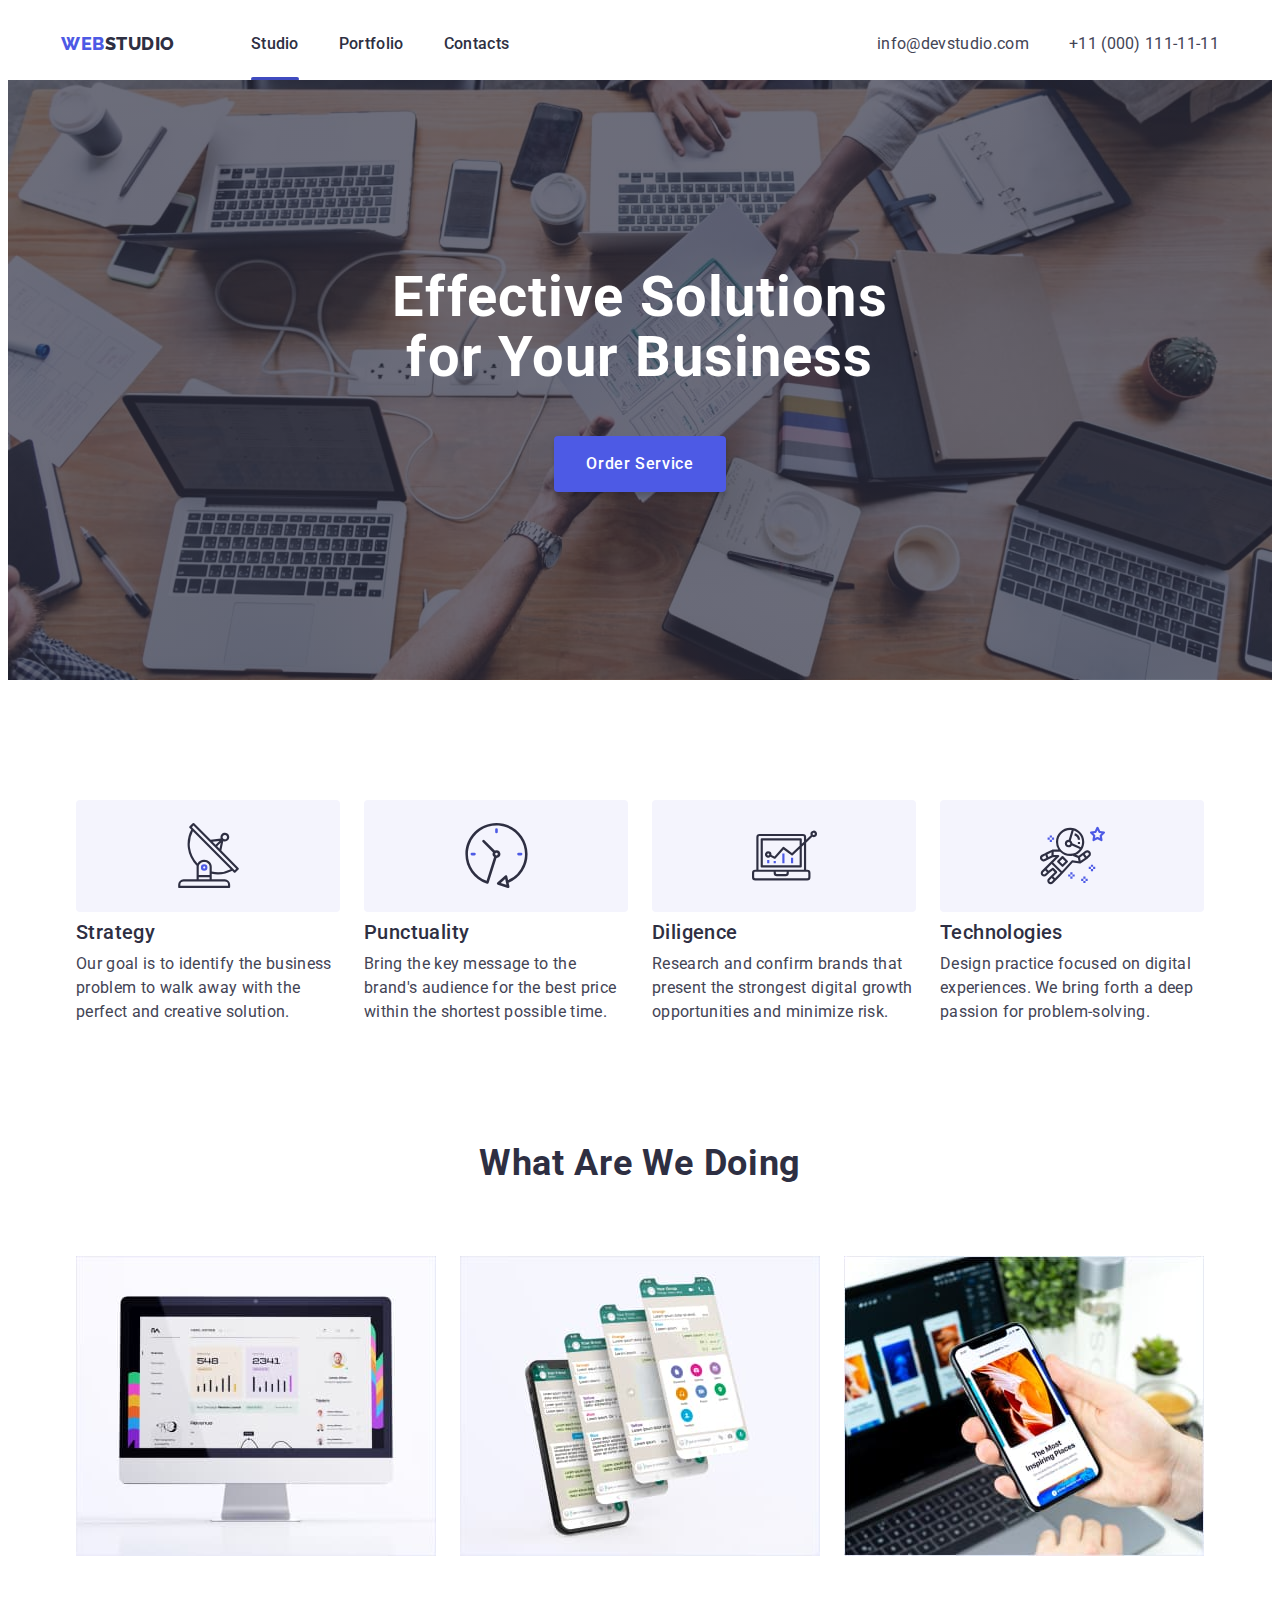
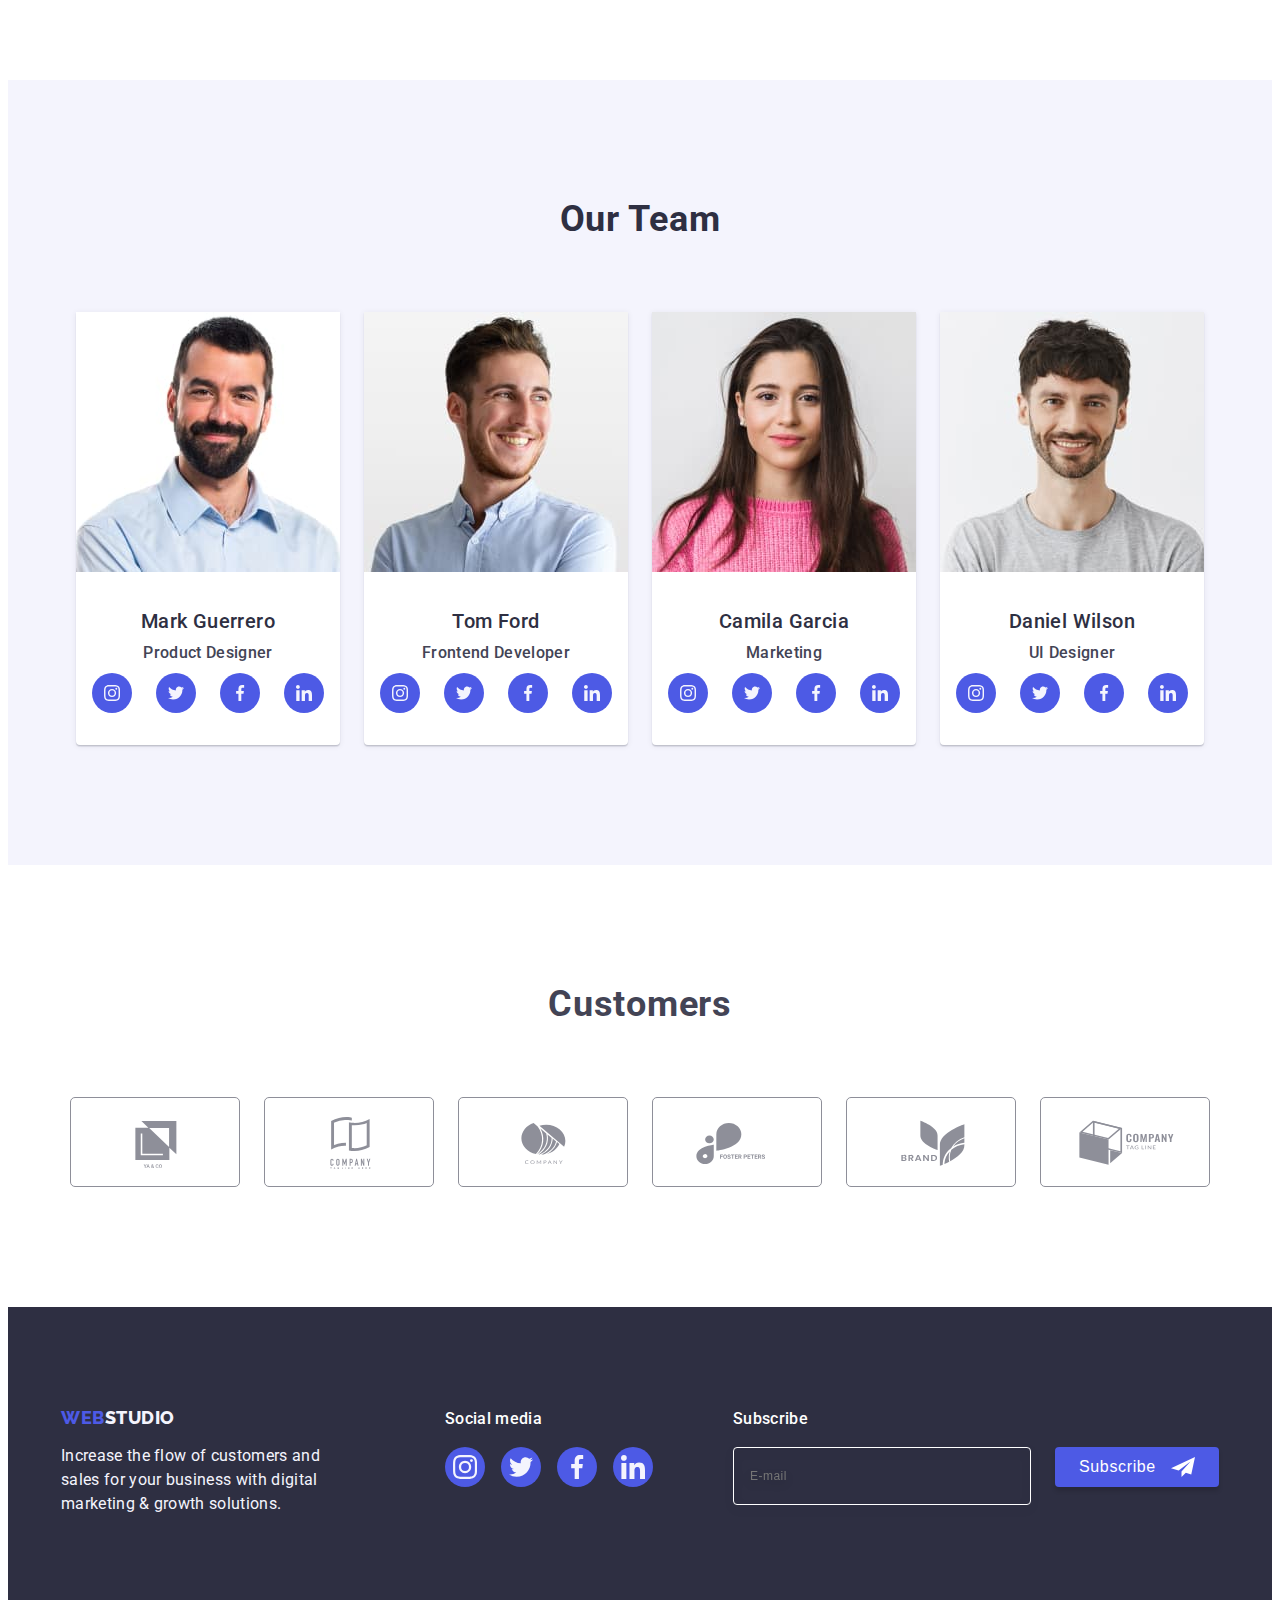
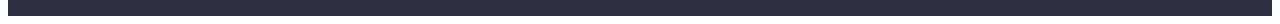
<file: index.html>
<!DOCTYPE html>
<html lang="en">
<head>
    <meta charset="UTF-8">
    <meta http-equiv="X-UA-Compatible" content="IE=edge">
    <meta name="viewport" content="width=device-width, initial-scale=1.0">
    <title>Studio</title>
    <link rel="preconnect" href="https://fonts.googleapis.com">
    <link rel="preconnect" href="https://fonts.gstatic.com" crossorigin>
    <link href="https://fonts.googleapis.com/css2?family=Raleway:wght@800&family=Roboto:wght@400;500;700;900&display=swap" rel="stylesheet">
    <link rel="stylesheet" href="https://cdnjs.cloudflare.com/ajax/libs/modern-normalize/1.1.0/modern-normalize.min.css" integrity="sha512-wpPYUAdjBVSE4KJnH1VR1HeZfpl1ub8YT/NKx4PuQ5NmX2tKuGu6U/JRp5y+Y8XG2tV+wKQpNHVUX03MfMFn9Q==" crossorigin="anonymous" referrerpolicy="no-referrer">
    <link rel="stylesheet" href="./css/styles.css">
</head>
<body>
    <header>
        <div class="container header-container">
            <nav class="header-nav">
                <a href="./index.html" class="logo link list">Web<span class="studio-top">Studio</span></a>
                <ul class="header-list list">
                    <li><a href="./index.html" class="header-link corrent link">Studio</a></li>
                    <li><a href="./portfolio.html" class="header-link link">Portfolio</a></li>
                    <li><a href="" class="header-link link">Contacts</a></li>
                </ul>
            </nav>
            <address class="header-address">
                <ul class="address-list list">
                    <li><a href="mailto:info@devstudio.com" class="address link list">info@devstudio.com</a></li>
                    <li><a href="tel:+110001111111" class="address link list">+11 (000) 111-11-11</a></li>
                </ul>
            </address>
        </div>
    </header>
    <main class="main">
            <section class="hero">
                <div class="container">
                    <h1 class="hero-title">Effective Solutions for Your Business</h1>
                    <button type="button" class="hero-btn" data-modal-open>Order Service</button>
                </div>
            </section>
            <section class="about list">
                <div class="container">
                    <h2 class="visually-hidden">title</h2>
                    <ul class="about-items list">
                        <li class="about-list">
                            <div class="about-list-icon">
                                <svg width="65" height="65">
                                    <use href="./images/icons.svg.svg#icon-antenna"></use>
                                </svg>
                            </div>
                            
                            <h3 class="about-list-title">Strategy</h3>
                            <p class="about-list-text">Our goal is to identify the business
                                    problem to walk away with the perfect and creative solution. </p>
                        </li>
                        <li class="about-list">
                            <div class="about-list-icon">
                                <svg width="65" height="65">
                                    <use href="./images/icons.svg.svg#icon-clock"></use>
                                </svg>
                            </div>
                            
                            <h3 class="about-list-title">Punctuality</h3>
                            <p class="about-list-text">Bring the key message to the brand's audience for the best price within the shortest possible time.</p>
                        </li>
                        <li class="about-list">
                            <div class="about-list-icon">
                                <svg width="65" height="65">
                                    <use href="./images/icons.svg.svg#icon-diagram"></use>
                                </svg>
                            </div>
                            <h3 class="about-list-title">Diligence</h3>
                            <p class="about-list-text">Research and confirm brands that present the strongest digital growth opportunities and minimize risk.</p>
                        </li>
                        <li class="about-list">
                            <div class="about-list-icon">
                                <svg width="65" height="65">
                                    <use href="./images/icons.svg.svg#icon-astronaut"></use>
                                </svg>
                            </div>
                            <h3 class="about-list-title">Technologies</h3>
                            <p class="about-list-text">Design practice focused on digital experiences. We bring forth a deep passion for problem-solving.</p>
                        </li>
                    </ul>
                </div>
            </section>
            <section>
                <h2 class="doing-title">What are we doing</h2>
                <ul class="doing-list list">
                    <li><img src="./images/term/img1.jpg" width="360" height="300" alt="Computer monitor with an open account"></li>
                    <li><img src="./images/term/img2.jpg" width="360" height="300" alt="Smartphone with chat images"></li>
                    <li><img src="./images/term/img3.jpg" width="360" height="300" alt="Smartphone with the inscription the most inspiring places"></li>
                </ul>
            </section>
            <section class="team">
                <h2 class="teams-title">Our Team</h2>
                <ul class="item-team list">
                    <li class="team-list">
                        <img src="./images/term/mark_guerrero.jpg" width="264" height="260" alt="employee webstudio Mark Guerrero">
                        <div class="team-wrap">
                            <h3 class="team-title">Mark Guerrero</h3>
                            <p class="team-text">Product Designer</p>
                            <ul class="team-soc-list list">
                                <li class="team-soc-item">
                                    <a href="" class="team-soc-link link">
                                        <svg class="team-soc-icon">
                                            <use href="./images/icons.svg.svg#icon-instagram" width="16" height="16"></use>
                                        </svg>
                                    </a>
                                </li>
                                <li class="team-soc-item">
                                    <a href="" class="team-soc-link link">
                                        <svg class="team-soc-icon">
                                            <use href="./images/icons.svg.svg#icon-twitter" width="16" height="16"></use>
                                        </svg>
                                    </a>   
                                </li>
                                <li class="team-soc-item">
                                    <a href="" class="team-soc-link link">
                                        <svg class="team-soc-icon">
                                            <use href="./images/icons.svg.svg#icon-facebook" width="16" height="16"></use>
                                        </svg>
                                    </a>
                                </li>
                                <li class="team-soc-item">
                                    <a href="" class="team-soc-link link">
                                        <svg class="team-soc-icon">
                                            <use href="./images/icons.svg.svg#icon-linkedin" width="16" height="16"></use>
                                        </svg>
                                    </a>
                                </li>
                            </ul>
                        </div>  
                    </li>
                    <li class="team-list">
                        <img src="./images/term/tom_ford.jpg" width="264" height="260" alt="employee webstudio Tom Ford">
                        <div class="team-wrap">
                            <h3 class="team-title">Tom Ford</h3>
                            <p class="team-text">Frontend Developer</p>
                            <ul class="team-soc-list list">
                                <li class="team-soc-item">
                                    <a href="" class="team-soc-link link">
                                        <svg class="team-soc-icon">
                                            <use href="./images/icons.svg.svg#icon-instagram" width="16" height="16"></use>
                                        </svg>
                                    </a>
                                </li>
                                <li class="team-soc-item">
                                    <a href="" class="team-soc-link link">
                                        <svg class="team-soc-icon">
                                            <use href="./images/icons.svg.svg#icon-twitter" width="16" height="16"></use>
                                        </svg>
                                    </a>   
                                </li>
                                <li class="team-soc-item">
                                    <a href="" class="team-soc-link link">
                                        <svg class="team-soc-icon">
                                            <use href="./images/icons.svg.svg#icon-facebook" width="16" height="16"></use>
                                        </svg>
                                    </a>
                                </li>
                                <li class="team-soc-item">
                                    <a href="" class="team-soc-link link">
                                        <svg class="team-soc-icon">
                                            <use href="./images/icons.svg.svg#icon-linkedin" width="16" height="16"></use>
                                        </svg>
                                    </a>
                                </li>
                            </ul>
                        </div>
                        
                    </li>
                    <li class="team-list">
                        <img src="./images/term/camila_garcia.jpg" width="264" height="260" alt="employee webstudio Camila Garcia">
                        <div class="team-wrap">
                            <h3 class="team-title">Camila Garcia</h3>
                            <p class="team-text">Marketing</p>
                            <ul class="team-soc-list list">
                                <li class="team-soc-item">
                                    <a href="" class="team-soc-link link">
                                        <svg class="team-soc-icon">
                                            <use href="./images/icons.svg.svg#icon-instagram" width="16" height="16"></use>
                                        </svg>
                                    </a>
                                </li>
                                <li class="team-soc-item">
                                    <a href="" class="team-soc-link link">
                                        <svg class="team-soc-icon">
                                            <use href="./images/icons.svg.svg#icon-twitter" width="16" height="16"></use>
                                        </svg>
                                    </a>   
                                </li>
                                <li class="team-soc-item">
                                    <a href="" class="team-soc-link link">
                                        <svg class="team-soc-icon">
                                            <use href="./images/icons.svg.svg#icon-facebook" width="16" height="16"></use>
                                        </svg>
                                    </a>
                                </li>
                                <li class="team-soc-item">
                                    <a href="" class="team-soc-link link">
                                        <svg class="team-soc-icon">
                                            <use href="./images/icons.svg.svg#icon-linkedin" width="16" height="16"></use>
                                        </svg>
                                    </a>
                                </li>
                            </ul>
                        </div>
                    </li>
                    <li class="team-list">
                        <img src="./images/term/daniel_wilson.jpg" width="264" height="260" alt="employee webstudio Daniel Wilson">
                        <div class="team-wrap">
                            <h3 class="team-title">Daniel Wilson</h3>
                            <p class="team-text">UI Designer</p>
                            <ul class="team-soc-list list">
                                <li class="team-soc-item">
                                    <a href="" class="team-soc-link link">
                                        <svg class="team-soc-icon">
                                            <use href="./images/icons.svg.svg#icon-instagram" width="16" height="16"></use>
                                        </svg>
                                    </a>
                                </li>
                                <li class="team-soc-item">
                                    <a href="" class="team-soc-link link">
                                        <svg class="team-soc-icon">
                                            <use href="./images/icons.svg.svg#icon-twitter" width="16" height="16"></use>
                                        </svg>
                                    </a>   
                                </li>
                                <li class="team-soc-item">
                                    <a href="" class="team-soc-link link">
                                        <svg class="team-soc-icon">
                                            <use href="./images/icons.svg.svg#icon-facebook" width="16" height="16"></use>
                                        </svg>
                                    </a>
                                </li>
                                <li class="team-soc-item">
                                    <a href="" class="team-soc-link link">
                                        <svg class="team-soc-icon">
                                            <use href="./images/icons.svg.svg#icon-linkedin" width="16" height="16"></use>
                                        </svg>
                                    </a>
                                </li>
                            </ul>
                        </div>
                    </li>
                </ul>
            </section>
            <section class="customers">
                <h2 class="customers-title">Customers</h2>
                <ul class="customers-list list container">
                    <li>
                        <a href="" class="customers-link link">
                            <svg class="customer-icon">
                                <use href="./images/icons.svg.svg#icon-Logo" ></use>
                            </svg>
                        </a>
                    </li>
                    <li class="customers-item">
                        <a href="" class="customers-link link">
                            <svg class="customer-icon">
                                <use href="./images/icons.svg.svg#icon-Logo-1"></use>
                            </svg>
                        </a>
                    </li>
                    <li class="customers-item">
                        <a href="" class="customers-link link">
                            <svg class="customer-icon">
                                <use href="./images/icons.svg.svg#icon-Logo-2"></use>
                            </svg>
                        </a>
                    </li>
                    <li class="customers-item">
                        <a href="" class="customers-link link">
                            <svg class="customer-icon">
                                <use href="./images/icons.svg.svg#icon-Logo-3"></use>
                            </svg>
                        </a>
                    </li>
                    <li class="customers-item">
                        <a href="" class="customers-link link">
                            <svg class="customer-icon">
                                <use href="./images/icons.svg.svg#icon-Logo-4"></use>
                            </svg>
                        </a>
                    </li>
                    <li class="customers-item">
                        <a href="" class="customers-link link">
                            <svg class="customer-icon">
                                <use href="./images/icons.svg.svg#icon-Logo-5"></use>
                            </svg>
                        </a>
                    </li>
                </ul>
            </section>
    </main>
    <footer class="footer">
        <div class="footer-wrap container">
            <div class="footer-desc">
                <a href="./index.html" class="footer-link link">Web<span class="studio-footer">Studio</span></a>
                <p class="footer-text">Increase the flow of customers and sales for your business with digital marketing & growth solutions.</p>
            </div>
            <div>
                <p class="footer-soc-title">Social media</p>
                <ul class="footer-soc-list list">
                    <li class="footer-soc-item">
                        <a href="" class="footer-soc-link link">
                            <svg class="footer-soc-icon">
                                <use href="./images/icons.svg.svg#icon-instagram"></use>
                            </svg>
                        </a>
                    </li>
                    <li class="footer-soc-item">
                        <a href="" class="footer-soc-link link">
                            <svg class="footer-soc-icon">
                                <use href="./images/icons.svg.svg#icon-twitter"></use>
                            </svg>
                        </a>
                    </li>
                    <li class="footer-soc-item">
                        <a href="" class="footer-soc-link link">
                            <svg class="footer-soc-icon">
                                <use href="./images/icons.svg.svg#icon-facebook"></use>
                            </svg>
                        </a>
                    </li>
                    <li class="footer-soc-item">
                        <a href="" class="footer-soc-link link">
                            <svg class="footer-soc-icon">
                                <use href="./images/icons.svg.svg#icon-linkedin"></use>
                            </svg>
                        </a>
                    </li>
                </ul>
            </div>
            <div>
                <form class="footer-form">
                    <p class="footer-soc-title">Subscribe</p>
                    <div class="footer-form-wrap">
                        <input type="text" class="footer-form-input" id="email" placeholder="E-mail">
                        <button type="submit" class="footer-form-btn">Subscribe
                            <svg class="footer-subscrib-icon">
                                <use href="./images/icons.svg.svg#icon-telegram"></use>
                            </svg>
                        </button>
                            
                    </div>
                </form>
                
            </div>
        </div>
    </footer>
    <div class="backdrop is-hidden" data-modal>
        <div class="modal">
            <button type="button" class="modal-icon-btn" data-modal-close>
                <svg class="modal-icon-close">
                    <use href="./images/icons.svg.svg#icon-close"></use>
                </svg>
            </button>
            <p class="modal-title">Leave your contacts and we will call you back</p>
            <form class="modal-form">
                <div class="modal-field">
                    <label for="user-name" class="modal-label">Name</label>
                    <div class="input-wrap">
                        <input type="text" name="user-name" id="user-name" class="modal-input">
                        <svg class="modal-icon">
                            <use href="./images/icons.svg.svg#icon-person"></use>
                        </svg>
                    </div>
                </div>
                <div class="modal-field">
                    <label for="user-tel" class="modal-label">Phone</label>
                    <div class="input-wrap">
                        <input type="tel" name="user-tel" id="user-tel" class="modal-input">
                        <svg class="modal-icon">
                            <use href="./images/icons.svg.svg#icon-phone"></use>
                        </svg>
                    </div>
                </div>
                <div class="modal-field">
                    <label for="user-email" class="modal-label">Email</label>
                    <div class="input-wrap">
                        <input type="email" name="user-email" id="user-email" class="modal-input">
                        <svg class="modal-icon">
                            <use href="./images/icons.svg.svg#icon-email"></use>
                         </svg>
                    </div>
                </div>
                <label for="user-text" class="modal-label">Comment
                    <textarea name="user-text" id="user-text" class="modal-text" placeholder="Text input"></textarea></label> 
                <div class="checkbox-wrap">
                    <input type="checkbox" name="policy" id="policy" value="true" class="modal-click visually-hidden">
                    
                    <label for="policy" class="modal-checkbox">
                       <svg class="icon-check">
                            <use href="./images/icons.svg.svg#icon-check"></use>
                        </svg>I accept the terms and conditions of the<a href="" class="modal-link">Privacy Policy</a>
                    </label>
                </div>
                <button type="submit" class="modal-btn">Send</button>
            </form>
        </div>
    </div>
    <script src="./js/modal.js"></script>
</body>
</html>
</file>
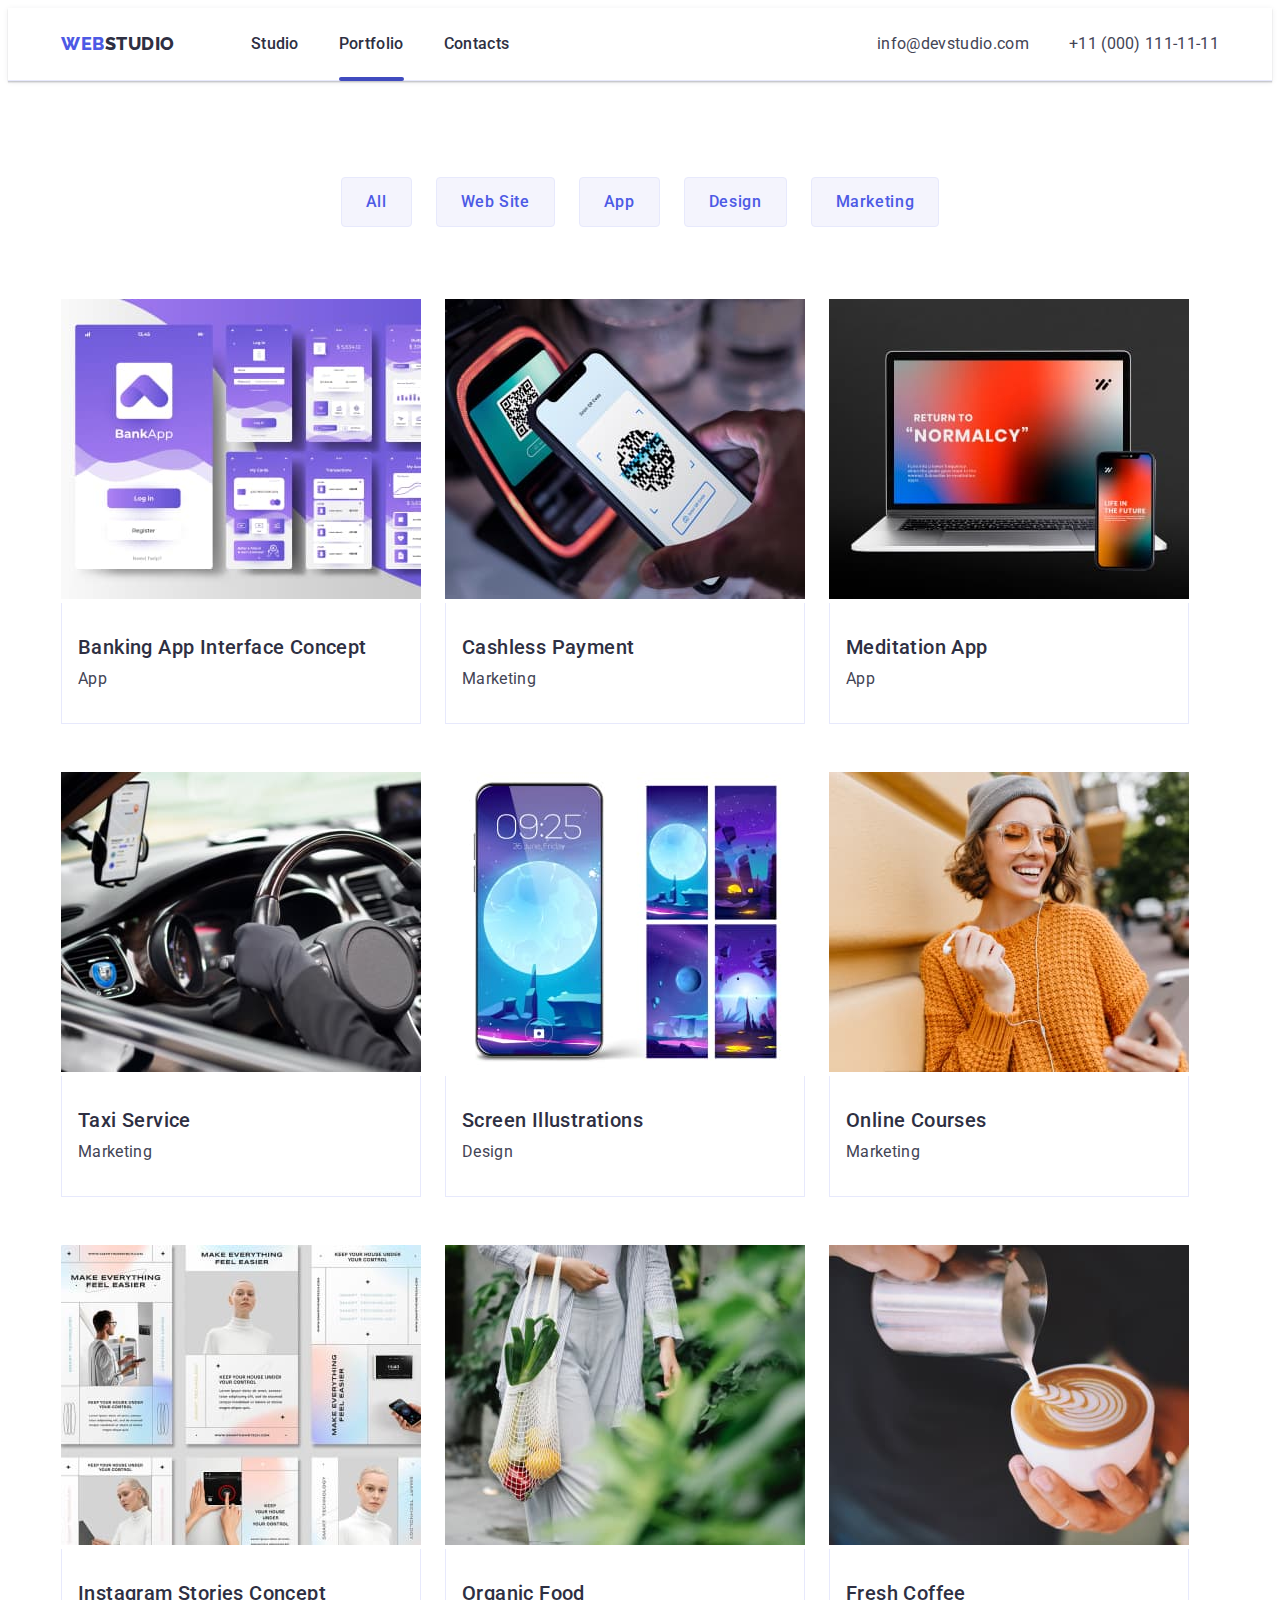
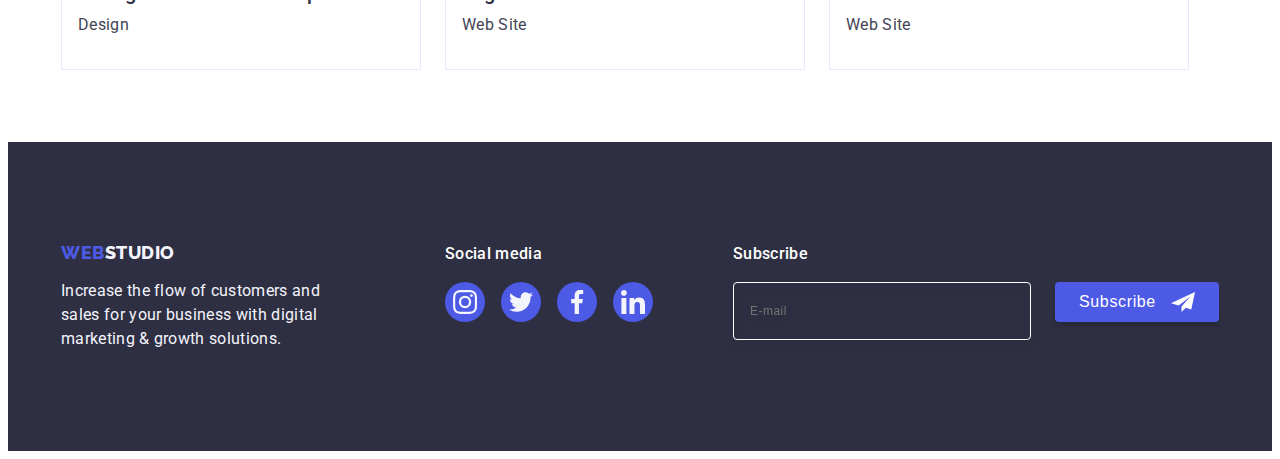
<file: portfolio.html>
<!DOCTYPE html>
<html lang="en">
<head>
    <meta charset="UTF-8">
    <meta http-equiv="X-UA-Compatible" content="IE=edge">
    <meta name="viewport" content="width=device-width, initial-scale=1.0">
    <title>Portfolio</title>
    <link rel="preconnect" href="https://fonts.googleapis.com">
    <link rel="preconnect" href="https://fonts.gstatic.com" crossorigin>
    <link href="https://fonts.googleapis.com/css2?family=Raleway:wght@800&family=Roboto:wght@400;500;700;900&display=swap" rel="stylesheet">
    <link rel="stylesheet" href="https://cdnjs.cloudflare.com/ajax/libs/modern-normalize/1.1.0/modern-normalize.min.css" integrity="sha512-wpPYUAdjBVSE4KJnH1VR1HeZfpl1ub8YT/NKx4PuQ5NmX2tKuGu6U/JRp5y+Y8XG2tV+wKQpNHVUX03MfMFn9Q==" crossorigin="anonymous" referrerpolicy="no-referrer">
    <link rel="stylesheet" href="./css/styles.css">
</head>
<body>
    <header class="border-header">
        <div class="container header-container">
            <nav class="header-nav">
                <a href="./index.html" class="logo link list">Web<span class="studio-top">Studio</span></a>
                <ul class="header-list list">
                    <li><a href="./index.html" class="header-link link">Studio</a></li>
                    <li><a href="./portfolio.html" class="header-link corrent link">Portfolio</a></li>
                    <li><a href="" class="header-link link">Contacts</a></li>
                </ul>
            </nav>
            <address class="header-address">
                <ul class="address-list list">
                    <li><a href="mailto:info@devstudio.com" class="address link list">info@devstudio.com</a></li>
                    <li><a href="tel:+110001111111" class="address link list">+11 (000) 111-11-11</a></li>
                </ul>
            </address>
        </div>
    </header>
    <main>
        <section class="main list">
            <div class="container">
                <h1 class="main-title list">title</h1>
                <ul class="btn list">
                    <li><button type="button" class="main-button">All</button></li>
                    <li><button type="button" class="main-button">Web Site</button></li>
                    <li><button type="button" class="main-button">App</button></li>
                    <li><button type="button" class="main-button">Design</button></li>
                    <li><button type="button" class="main-button">Marketing</button></li>
                </ul>
                <ul class="portfolio-list list">
                    <li>
                        <a class="portfolio-shadow link" href="">
                            <div class="portfolio-overlay">
                                <img src="./images/doing/banking.jpg" alt="Banking App Interface Concept">
                                <p class="portfolio-overlay-text">14 Stylish and User-Friendly App Design Concepts · Task Manager App · Calorie Tracker App · Exotic Fruit Ecommerce App · Cloud Storage App</p>
                            </div>
                            
                            <div class="border-portfolio">
                                <h2 class="list-item-title">Banking App Interface Concept</h2>
                                <p class="list-item-text">App</p>
                            </div>
                        </a>
                    </li>
                    <li>
                        <a class="portfolio-shadow link" href="">
                            <div class="portfolio-overlay">
                                <img src="./images/doing/payment.jpg" alt="Cashless Payment">
                                <p class="portfolio-overlay-text">14 Stylish and User-Friendly App Design Concepts · Task Manager App · Calorie Tracker App · Exotic Fruit Ecommerce App · Cloud Storage App</p>
                            </div>
                            
                            <div class="border-portfolio">
                                <h2 class="list-item-title">Cashless Payment</h2>
                                <p class="list-item-text">Marketing</p>
                            </div>
                        </a>
                    </li>
                    <li>
                        <a class="portfolio-shadow link" href="">
                            <div class="portfolio-overlay">
                                <img src="./images/doing/meditation.jpg" alt="Meditation App">
                                <p class="portfolio-overlay-text">14 Stylish and User-Friendly App Design Concepts · Task Manager App · Calorie Tracker App · Exotic Fruit Ecommerce App · Cloud Storage App</p>
                            </div>
                            
                            <div class="border-portfolio">
                                <h2 class="list-item-title">Meditation App</h2>
                                <p class="list-item-text">App</p>
                            </div>
                        </a>
                    </li>
                    <li>
                        <a class="portfolio-shadow link" href="">
                            <div class="portfolio-overlay">
                                <img src="./images/doing/taxi.jpg" alt="Taxi Service">
                                <p class="portfolio-overlay-text">14 Stylish and User-Friendly App Design Concepts · Task Manager App · Calorie Tracker App · Exotic Fruit Ecommerce App · Cloud Storage App</p>
                            </div>
                            
                            <div class="border-portfolio">
                                <h2 class="list-item-title">Taxi Service</h2>
                                <p class="list-item-text">Marketing</p>
                            </div>
                        </a>
                    </li>
                    <li>
                        <a class="portfolio-shadow link" href="">
                            <div class="portfolio-overlay">
                                <img src="./images/doing/screen.jpg" alt="Screen Illustrations">
                                <p class="portfolio-overlay-text">14 Stylish and User-Friendly App Design Concepts · Task Manager App · Calorie Tracker App · Exotic Fruit Ecommerce App · Cloud Storage App</p>
                            </div>
                           
                            <div class="border-portfolio">
                                <h2 class="list-item-title">Screen Illustrations</h2>
                                <p class="list-item-text">Design</p>
                            </div>
                        </a>
                    </li>
                    <li>
                        <a class="portfolio-shadow link" href="">
                            <div class="portfolio-overlay">
                                <img src="./images/doing/courses.jpg" alt="Online Courses">
                                <p class="portfolio-overlay-text">14 Stylish and User-Friendly App Design Concepts · Task Manager App · Calorie Tracker App · Exotic Fruit Ecommerce App · Cloud Storage App</p>
                            </div>
                            
                            <div class="border-portfolio">
                                <h2 class="list-item-title">Online Courses</h2>
                                <p class="list-item-text">Marketing</p>
                            </div>
                        </a>
                    </li>
                    <li>
                        <a class="portfolio-shadow link" href="">
                            <div class="portfolio-overlay">
                                <img src="./images/doing/stories.jpg" alt="Instagram Stories Concept">
                                <p class="portfolio-overlay-text">14 Stylish and User-Friendly App Design Concepts · Task Manager App · Calorie Tracker App · Exotic Fruit Ecommerce App · Cloud Storage App</p>
                            </div>
                            
                            <div class="border-portfolio">
                                <h2 class="list-item-title">Instagram Stories Concept</h2>
                                <p class="list-item-text">Design</p>
                            </div>
                        </a>
                    </li>
                    <li>
                        <a class="portfolio-shadow link" href="">
                            <div class="portfolio-overlay">
                                <img src="./images/doing/organic.jpg" alt="Organic Food">
                                <p class="portfolio-overlay-text">14 Stylish and User-Friendly App Design Concepts · Task Manager App · Calorie Tracker App · Exotic Fruit Ecommerce App · Cloud Storage App</p>
                            </div>
                            
                            <div class="border-portfolio">
                                <h2 class="list-item-title">Organic Food</h2>
                                <p class="list-item-text">Web Site</p>
                            </div>
                        </a>
                    </li>
                    <li>
                        <a class="portfolio-shadow link" href="">
                            <div class="portfolio-overlay">
                                <img src="./images/doing/coffee.jpg" alt="Fresh Coffee">
                                <p class="portfolio-overlay-text">14 Stylish and User-Friendly App Design Concepts · Task Manager App · Calorie Tracker App · Exotic Fruit Ecommerce App · Cloud Storage App</p>
                            </div>
                            
                            <div class="border-portfolio">
                                <h2 class="list-item-title">Fresh Coffee</h2>
                                <p class="list-item-text">Web Site</p>
                            </div>
                        </a>
                    </li>
                </ul>
            </div>
        </section>
    </main>
    <footer class="footer">
        <div class="footer-wrap container">
            <div class="footer-desc">
                <a href="./index.html" class="footer-link link">Web<span class="studio-footer">Studio</span></a>
                <p class="footer-text">Increase the flow of customers and sales for your business with digital marketing & growth solutions.</p>
            </div>
            <div>
                <p class="footer-soc-title">Social media</p>
                <ul class="footer-soc-list list">
                    <li class="footer-soc-item">
                        <a href="" class="footer-soc-link link">
                            <svg class="footer-soc-icon">
                                <use href="./images/icons.svg.svg#icon-instagram"></use>
                            </svg>
                        </a>
                    </li>
                    <li class="footer-soc-item">
                        <a href="" class="footer-soc-link link">
                            <svg class="footer-soc-icon">
                                <use href="./images/icons.svg.svg#icon-twitter"></use>
                            </svg>
                        </a>
                    </li>
                    <li class="footer-soc-item">
                        <a href="" class="footer-soc-link link">
                            <svg class="footer-soc-icon">
                                <use href="./images/icons.svg.svg#icon-facebook"></use>
                            </svg>
                        </a>
                    </li>
                    <li class="footer-soc-item">
                        <a href="" class="footer-soc-link link">
                            <svg class="footer-soc-icon">
                                <use href="./images/icons.svg.svg#icon-linkedin"></use>
                            </svg>
                        </a>
                    </li>
                </ul>
            </div>
            <div>
                <form class="footer-form">
                    <p class="footer-soc-title">Subscribe</p>
                    <div class="footer-form-wrap">
                        <input type="text" class="footer-form-input" id="email" placeholder="E-mail">
                        <button type="submit" class="footer-form-btn">Subscribe
                            <svg class="footer-subscrib-icon">
                                <use href="./images/icons.svg.svg#icon-telegram"></use>
                            </svg>
                        </button>
                            
                    </div>
                </form>
                
            </div>
        </div>
    </footer>
    <script src="./js/modal.js"></script>
    </body>
</html>
</file>
<file: css/styles.css>
:root {
   --color-main: #434455;
   --color-logo: #4d5ae5; 
   --color-link: #2e2f42; 
   --color-hover: #404bbf;
   --color-background: #FFFFFF; 
   --background-team: #F4F4FD;
   --color-hover-icon: #31D0AA;
   --subtle-text: #8E8F99;
   --accent: #E7E9FC;
   --modal-overlay: rgba(46, 47, 66, 0.4);
   --modal-background:  #FCFCFC;
}
body{
   font-family: 'Roboto', sans-serif;
   background: var(--color-background);
   color: var(--color-main);
}
.list {
   list-style: none;
   margin: 0;
   padding: 0;
}
.link {
   text-decoration: none;
}
.container {
   max-width: 1158px;
   margin: 0 auto;
   padding: 0 15px;
}
h1, h2, h3, h4, h5, h6, ul, p {
   margin: 0;
   padding: 0;
}
img {
   max-width: 100%;
   height: auto;
}
.no-scroll {
   overflow: hidden;
}
/* ------------------------INDEX----------------------- */

/* ------------------------HEADER----------------------- */
.border-header {
   border-bottom: 1px solid var(--accent);
   box-shadow: 0px 2px 1px rgba(46, 47, 66, 0.08), 0px 1px 1px rgba(46, 47, 66, 0.16), 0px 1px 6px rgba(46, 47, 66, 0.08);
}
.header-container {
   display: flex; 
}
.header-nav {
   display: flex;
   align-items: center;
   margin-right: auto;
}
.logo {
   font-family: 'Raleway', sans-serif;
   font-weight: 800;
   font-size: 18px;
   line-height: 1.17;
   letter-spacing: 0.03em;
   text-transform: uppercase;
   color: var(--color-logo);
   margin-right: 76px;
   padding-top: 24px;
   padding-bottom: 24px;
}
.studio-top {
   color: var(--color-link);
}
.header-list {
   display: flex;
   gap: 40px;
}
.header-link {
   font-weight: 500;
   font-size: 16px;
   line-height: 1.5;
   letter-spacing: 0.02em;
   color: var(--color-link);
   padding-top: 24px;
   padding-bottom: 24px;
   transition-property: color;
   transition-duration: 250ms;
   transition-timing-function: cubic-bezier(0.4, 0, 0.2, 1);
}
.corrent {
   position: relative;
} 
.corrent::after{
   position: absolute;
   content: '';
   display: block;
   width: 100%;
   height: 4px;
   left: 0px;
   bottom: -4px;
   background-color: var(--color-hover);
   border-radius: 2px;
}
.header-link:is( :hover, :focus){
   color: var(--color-hover);
}
.header-address {
   font-style: normal;
}
.address-list {
   display: flex;
   gap: 40px;
   padding-top: 24px;
   padding-bottom: 24px;
}
.address {
   font-size: 16px;
   line-height: 1.5;
   letter-spacing: 0.02em;
   cursor: pointer;
   color: var(--color-main);
   padding-top: 24px;
   padding-bottom: 24px;
}
.address:is( :hover, :focus){
   color: var(--color-hover);
}
/* ------------------------HERO----------------------- */
.hero {
   position: relative;
   max-width: 1440px;
   background: var(--hero-background);
   padding-top: 188px;
   padding-bottom: 188px;
   background-image: linear-gradient(rgba(46, 47, 66, 0.7), rgba(46, 47, 66, 0.7)), url(../images/people-office.jpg);
   background-repeat: no-repeat;
   background-position: center;
   background-size: auto;
   background-origin: border-box;
   margin: auto;
}
.hero-title {
   max-width: 496px;
   font-size: 56px;
   line-height: 1.07;
   text-align: center;
   letter-spacing: 0.02em;
   color: var(--color-background);
   margin: auto;
   margin-bottom: 48px;
}
.hero-btn {
   font-family: "Roboto", sans-serif;
   font-weight: 500;
   font-size: 16px;
   line-height: 1.5;
   letter-spacing: 0.04em;
   color: var(--color-background);
   cursor: pointer;
   background: var(--color-logo);
   padding: 16px 32px 16px 32px;
   display: block;
   margin: auto;
   box-shadow: 0px 4px 4px rgba(0, 0, 0, 0.15);
   border-radius: 4px;
   border: none;
   transition-property: background-color;
   transition-duration: 250ms;
   transition-timing-function: cubic-bezier(0.4, 0, 0.2, 1);
}
.hero-btn:is( :hover, :focus) {
   background-color: var(--color-hover);
}
/* ------------------------MAIN----------------------- */  
.main {
   padding: 0;
}
/* ------------------------ABOUT----------------------- */
.about {
   padding-top: 120px;
   padding-bottom: 120px;
}
.visually-hidden {
   position: absolute;
   width: 1px;
   height: 1px;
   margin: -1px;
   border: 0;
   padding: 0;
   white-space: nowrap;
   clip-path: inset(100%);
   clip: rect(0 0 0 0);
   overflow: hidden;
}
.about-items {
   display: flex;
   align-items: center;
   justify-content: center;
   gap: 24px;
}
.about-list-icon {
   width: 264px;
   height: 112px;
   background: var(--background-team);
   background-position: center;
   border-radius: 4px;
   margin-bottom: 8px;
   display: flex;
   justify-content: center;
   align-items: center;
}
.about-list-title {
   font-weight: 500;
   font-size: 20px;
   line-height: 1.2;
   letter-spacing: 0.02em;
   color: var(--color-link);
   margin-bottom: 8px;
}
.about-list-text {
   max-width: 264px;
   font-size: 16px;
   line-height: 1.5;
   letter-spacing: 0.02em;
}
/* ------------------------DOING----------------------- */
.doing-title {
   font-size: 36px;
   line-height: 1.11;
   letter-spacing: 0.02em;
   text-align: center;
   text-transform: capitalize;
   color: var(--color-link);
   margin-bottom: 72px;
}
.doing-list {
   background-color: var(--color-background);
   display: flex;
   gap: 24px;
   padding-bottom: 120px;
   justify-content: center;
}
/* ------------------------TEAM----------------------- */
.team {
   max-width: 1440px;
   background: var(--background-team);
   padding-top: 120px;
   padding-bottom: 120px;
   margin: auto;
    
}
.teams-title {
   font-size: 36px;
   line-height: 1.11;
   text-align: center;
   letter-spacing: 0.02em;
   text-transform: capitalize;
   color: var(--color-link);
   margin-bottom: 72px;
}
.item-team {
   display: flex;
   justify-content: center;
   gap: 24px;
}
.team-list {
   font-weight: 500;
   font-size: 20px;
   line-height: 1.2;
   letter-spacing: 0.02em;
   color: var(--color-link);
   background-color: var(--color-background);
   border-radius: 0px 0px 4px 4px;
   box-shadow: 0px 1px 6px rgba(46, 47, 66, 0.08), 0px 1px 1px rgba(46, 47, 66, 0.16), 0px 2px 1px rgba(46, 47, 66, 0.08);
}
.team-wrap {
   padding-top: 32px;
   padding-bottom: 32px;
}
.team-title {
   font-weight: 500;
   font-size: 20px;
   line-height: 1.2;
   text-align: center;
   letter-spacing: 0.02em;
   color: var(--color-link);
   margin-bottom: 8px;
}
.team-text {
   font-size: 16px;
   line-height: 1.5;
   text-align: center;
   letter-spacing: 0.02em;
   color: var(--color-main);
   margin-bottom: 8px;
}
.team-soc-list {
   display: flex;
   align-items: center;
   justify-content: center;
   gap: 24px;
   margin-left: 16px;
   margin-right: 16px;
}
.team-soc-item {
   width: 40px;
   height: 40px;
}
.team-soc-link {
   width: 40px;
   height: 40px;
   border-radius: 50%;
   border: none;
   background: var(--color-logo);
   display: flex;
   align-items: center;
   justify-content: center;
   transition-property: background-color;
   transition-duration: 250ms;
   transition-timing-function: cubic-bezier(0.4, 0, 0.2, 1);
}
.team-soc-link:is(:hover, :focus) {
   background: var(--color-hover);
}
.team-soc-icon {
   width: 16px;
   height: 16px;
}
/* ------------------------CUSTOMERS----------------------- */
.customers {
   max-width: 1440px;
   margin: auto;
   padding-top: 120px;
   padding-bottom: 120px;
}
.customers-title {
   font-size: 36px;
   line-height: 1.11;
   text-align: center;
   letter-spacing: 0.02em;
   text-transform: capitalize;
   margin-bottom: 72px;
}
.customers-list {
   display: flex;
   align-items: center;
   justify-content: center;
   gap: 24px;

}
.customers-link {
   width: 168px;
   height: 88px;
   display: flex;
   align-items: center;
   justify-content: center;
   cursor: pointer;
   border: 1px solid var(--subtle-text);
   border-radius: 5px; 
   fill: var(--subtle-text);
   transition-property: fill, border;
   transition-duration: 250ms;
   transition-timing-function: cubic-bezier(0.4, 0, 0.2, 1);

}
.customer-icon {
   width: 104px;
   height: 56px;
}
.customers-link:is( :hover, :focus) {
   fill: var(--color-hover);
   border: 1px solid var(--color-hover);
}
/* ------------------------FOOTER----------------------- */
.footer {
   background: var(--color-link);
   margin: auto;
   padding-top: 100px;
   padding-bottom: 100px;  
}
.footer-wrap {
   display: flex;
}
.footer-desc {
   margin-right: 120px;
}
.footer-link {
   font-family: 'Raleway', sans-serif;
   font-weight: 800;
   font-size: 18px;
   line-height: 1.17;
   letter-spacing: 0.03em;
   text-transform: uppercase;
   color: var(--color-logo);
}
.studio-footer {
   color: var(--background-team);
}
.footer-text {
   max-width: 264px;
   font-size: 16px;
   line-height: 1.5;
   letter-spacing: 0.02em;
   color: var(--background-team);
   margin-top: 16px;
}
.footer-soc-title {
   font-weight: 500;
   font-size: 16px;
   line-height: calc(24/16);
   letter-spacing: 0.02em;
   color: var(--color-background);
   margin-bottom: 16px;
}
.footer-soc-list {
   display: flex;
   align-items: center;
   justify-content: center;
   gap: 16px;
}
.footer-soc-item {
   width: 40px;
   height: 40px;
}
.footer-soc-link {
   width: 40px;
   height: 40px;
   border-radius: 50%;
   border: none;
   background: var(--color-logo);
   display: flex;
   align-items: center;
   justify-content: center;
   transition-property: background-color;
   transition-duration: 250ms;
   transition-timing-function: cubic-bezier(0.4, 0, 0.2, 1);
}
.footer-soc-link:is(:hover, :focus) {
   background: var(--color-hover-icon);
}
.footer-soc-icon {
   width: 24px;
   height: 24px;
}
.footer-form {
   margin-left: 80px;
}
.footer-form-wrap {
   display: flex;
}
.footer-form-input {
   width: 264px;
   height: 40px;
   font-size: 12px;
   line-height: 2;
   display: flex;
   align-items: center;
   letter-spacing: 0.04em;
   color: var(--color-background);
   border: 1px solid var(--color-background);
   filter: drop-shadow(0px 4px 4px rgba(0, 0, 0, 0.15));
   border-radius: 4px;
   outline: transparent;
   background-color: transparent;
   padding: 8px 16px;
   margin-right: 24px;
}
.footer-form-btn {
   width: 164px;
   height: 40px;
   font-weight: 500;
   font-size: 16px;
   line-height: 1.5;
   letter-spacing: 0.04em;
   color: var(--color-background);
   padding: 8px 24px;
   display: flex;
   align-items: center;
   justify-content: baseline;
   background-color: var(--color-logo);
   box-shadow: 0px 4px 4px rgba(0, 0, 0, 0.15);
   border-radius: 4px;
   border: none;
   transition-property: transform;
   transition-duration: 250ms;
   transition-timing-function: cubic-bezier(0.4, 0, 0.2, 1);
   position: relative;
}
.footer-form-btn:is( :hover, :focus) {
   background-color: var(--color-hover);
   box-shadow: 0px 4px 4px rgba(0, 0, 0, 0.15);
   border-radius: 4px;
}
.footer-subscrib-icon {
   position: absolute;
   width: 24px;
   height: 24px;
   right: 24px;
}
/* -----------------PORTFOLIO---------------- */
main {
   padding-top: 96px;
   padding-bottom: 72px;
}
.main-title{
   position: absolute;
   width: 1px;
   height: 1px;
   margin: -1px;
   border: 0;
   padding: 0;
   white-space: nowrap;
   clip-path: inset(100%);
   clip: rect(0 0 0 0);
   overflow: hidden;
 }
.btn {
   display: flex;
   gap: 24px;
   justify-content: center;
   margin-bottom: 72px;
}
.main-button {
   font-family: inherit;
   font-weight: 500;
   font-size: 16px;
   line-height: 1.5;
   letter-spacing: 0.04em;
   color: var(--color-logo);
   background: var(--background-team);
   border: 1px solid var(--accent);
   cursor: pointer;
   padding: 12px 24px 12px 24px;
   border-radius: 4px;
   transition-property: background-color;
   transition-duration: 250ms;
   transition-timing-function: cubic-bezier(0.4, 0, 0.2, 1);
}
.main-button:is(:hover, :focus) {
   color: var(--color-background);
   background: var(--color-hover);
   cursor: pointer;
   border: none;
   box-shadow: 0px 3px 1px rgba(0, 0, 0, 0.1), 0px 2px 1px rgba(0, 0, 0, 0.08), 0px 2px 2px rgba(0, 0, 0, 0.12);
}
.portfolio-list {
   display: flex;
   flex-wrap: wrap;
   gap: 48px 24px;
}
.portfolio-shadow {
   overflow: hidden;
   display: block;
   transition-property: box-shadow;
   transition-duration: 250ms;
   transition-timing-function: cubic-bezier(0.4, 0, 0.2, 1);
}
.portfolio-shadow:is( :hover, :focus) {
   box-shadow: 0px 1px 6px rgba(46, 47, 66, 0.08), 0px 1px 1px rgba(46, 47, 66, 0.16), 0px 2px 1px rgba(46, 47, 66, 0.08);

}
.portfolio-shadow:is( :hover, :focus) .portfolio-overlay-text{
   transform: translate(0);
}
.portfolio-overlay {
   position: relative;
   overflow: hidden;
}
.portfolio-overlay-text {
   position: absolute;
   top: 0;
   height: 100%;
   font-size: 16px;
   line-height: 24px;
   letter-spacing: 0.02em;
   color: var(--background-team);
   padding: 40px 32px;
   background-color: var(--color-logo);
   transform: translateY(100%);
   transition-property: transform;
   transition-duration: 250ms;
   transition-timing-function: cubic-bezier(0.4, 0, 0.2, 1);
}
 .border-portfolio {
   border: 1px solid var(--accent);
   border-top: none;
   padding: 32px 16px;
}
 .list-item-title {
   font-weight: 500;
   font-size: 20px;
   line-height: 1.2;
   letter-spacing: 0.02em;
   color: var(--color-link);
   margin-bottom: 8px;
}
.list-item-text {
   font-size: 16px;
   line-height: 1.5;
   letter-spacing: 0.02em;
   color: var(--color-main);
}

/* -----------------BACKDROP---------------- */

.backdrop {
   position: fixed;
   left: 0px;
   top: 0px;
   width: 100%;
   height: 100%;
   background-color: rgba(46, 47, 66, 0.4);
   transition: opacity 250ms cubic-bezier(0.4, 0, 0.2, 1), visibility 250ms cubic-bezier(0.4, 0, 0.2, 1);
}
.is-hidden {
   opacity: 0;
   visibility: hidden;
   pointer-events: none;
}
.backdrop.is-hidden .modal {
   transform: translate(-50%, -50%) scaleY(0);
   transition: transform 250ms cubic-bezier(0.4, 0, 0.2, 1);
}
.modal {
   position: absolute;
   width: 408px;
   min-height: 576px;
   left: 50%;
   top: 50%;
   transform: translate(-50%, -50%) scaleY(1);
   background-color: var(--modal-background);
   box-shadow: 0px 1px 1px rgba(0, 0, 0, 0.14), 0px 1px 3px rgba(0, 0, 0, 0.12), 0px 2px 1px rgba(0, 0, 0, 0.2);
   border-radius: 4px;
   padding: 24px;
}
.modal-icon-btn {
   width: 24px;
   height: 24px;
   background-color: var(--accent);
   border: 1px solid rgba(0, 0, 0, 0.1);
   border-radius: 50%;
   display: block;
   margin-left: auto;
}
.modal-icon-btn:is( :hover, :focus) {
   background-color: #404BBF;
   border-radius: 50%;  
}

.modal-icon-close {
   width: 8px;
   height: 8px;
   color: var(--color-link);
}
.modal-icon-btn:is( :hover, :focus) .modal-icon-close {
   fill: #FFFFFF;
}
.modal-title {
   font-weight: 500;
   font-size: 16px;
   line-height: 24px;
   text-align: center;
   letter-spacing: 0.02em;
   color: var(--color-link);
   margin-top: 24px;
   margin-bottom: 16px;
   text-align: center;
}
.modal-form {
   border-radius: 4px;
   display: flex;
   flex-wrap: wrap;
   justify-content: center;
}
.modal-field {
   margin-bottom: 8px;
}
.modal-label {
   display: inline-block;
   font-weight: 400;
   font-size: 12px;
   line-height: 1.17;
   letter-spacing: 0.04em;
   color: var(--subtle-text);
   margin-bottom: 4px;
}
.input-wrap {
   position: relative;
}
.modal-input {
   width: 360px;
   height: 40px;
   font-weight: 400;
   font-size: 12px;
   line-height: 14px;
   letter-spacing: 0.01em;
   color: var(--subtle-text);
   border: 1px solid rgba(46, 47, 66, 0.4);
   border-radius: 4px;
   padding-left: 38px;
   background-color: transparent;
   outline: transparent;
}
.modal-input:focus {
   border-color: var(--color-logo);
}
.modal-input:focus + .modal-icon {
   fill: var(--color-logo);
}
.modal-icon {
   position: absolute;
   left: 16px;
   top: 50%;
   transform: translateY(-50%);
   width: 18px;
   height: 24px;
}
.checkbox-wrap {
   margin-top: 16px;
   margin-bottom: 24px;
}
.modal-text {
   width: 360px;
   height: 120px;
   font-weight: 400;
   font-size: 12px;
   line-height: 1.17;
   letter-spacing: 0.04em;
   color: rgba(46, 47, 66, 0.4);
   border: 1px solid rgba(46, 47, 66, 0.4);
   border-radius: 4px;
   outline: transparent;
   padding: 8px 16px;
   resize: none;
}
.modal-checkbox {
   font-weight: 400;
   font-size: 12px;
   line-height: 1.17px;
   letter-spacing: 0.04em;
   color: var(--subtle-text);
   display: flex;
   align-items: center;

}
.icon-check {
   width: 16px;
   height: 16px;
   border: 1px solid rgba(46, 47, 66, 0.4);
   border-radius: 2px; 
   margin-right: 8px;
   
}
.modal-click:checked + .modal-checkbox .icon-check {
   width: 16px;
   height: 16px;
   background-color: #404BBF;
   border: 1px solid #404BBF;
   border-radius: 2px;
   border: none;
   background-image: url(../images/icons.svg.svg#icon-check);
  
}
   
.modal-link {
   font-weight: 400;
   font-size: 12px;
   line-height: 1.33;
   letter-spacing: 0.04em;
   text-decoration-line: underline;
   color: var(--color-logo);
   padding-left: 4px;
}
.modal-btn {
   width: 169px;
   height: 56px;
   font-weight: 500;
   font-size: 16px;
   line-height: calc(24 / 16);
   letter-spacing: 0.04em;
   color: var(--color-background);
   background-color: var(--color-logo);
   border: none;
   box-shadow: 0px 4px 4px rgba(0, 0, 0, 0.15);
   border-radius: 4px;
   transition-property: background-color;
   transition-duration: 250ms;
   transition-timing-function: cubic-bezier(0.4, 0, 0.2, 1);
   display: flex;
   align-items: center;
   justify-content: center;
}
.modal-btn:is( :hover, :focus) {
   background-color: var(--color-hover); 
}
</file>
